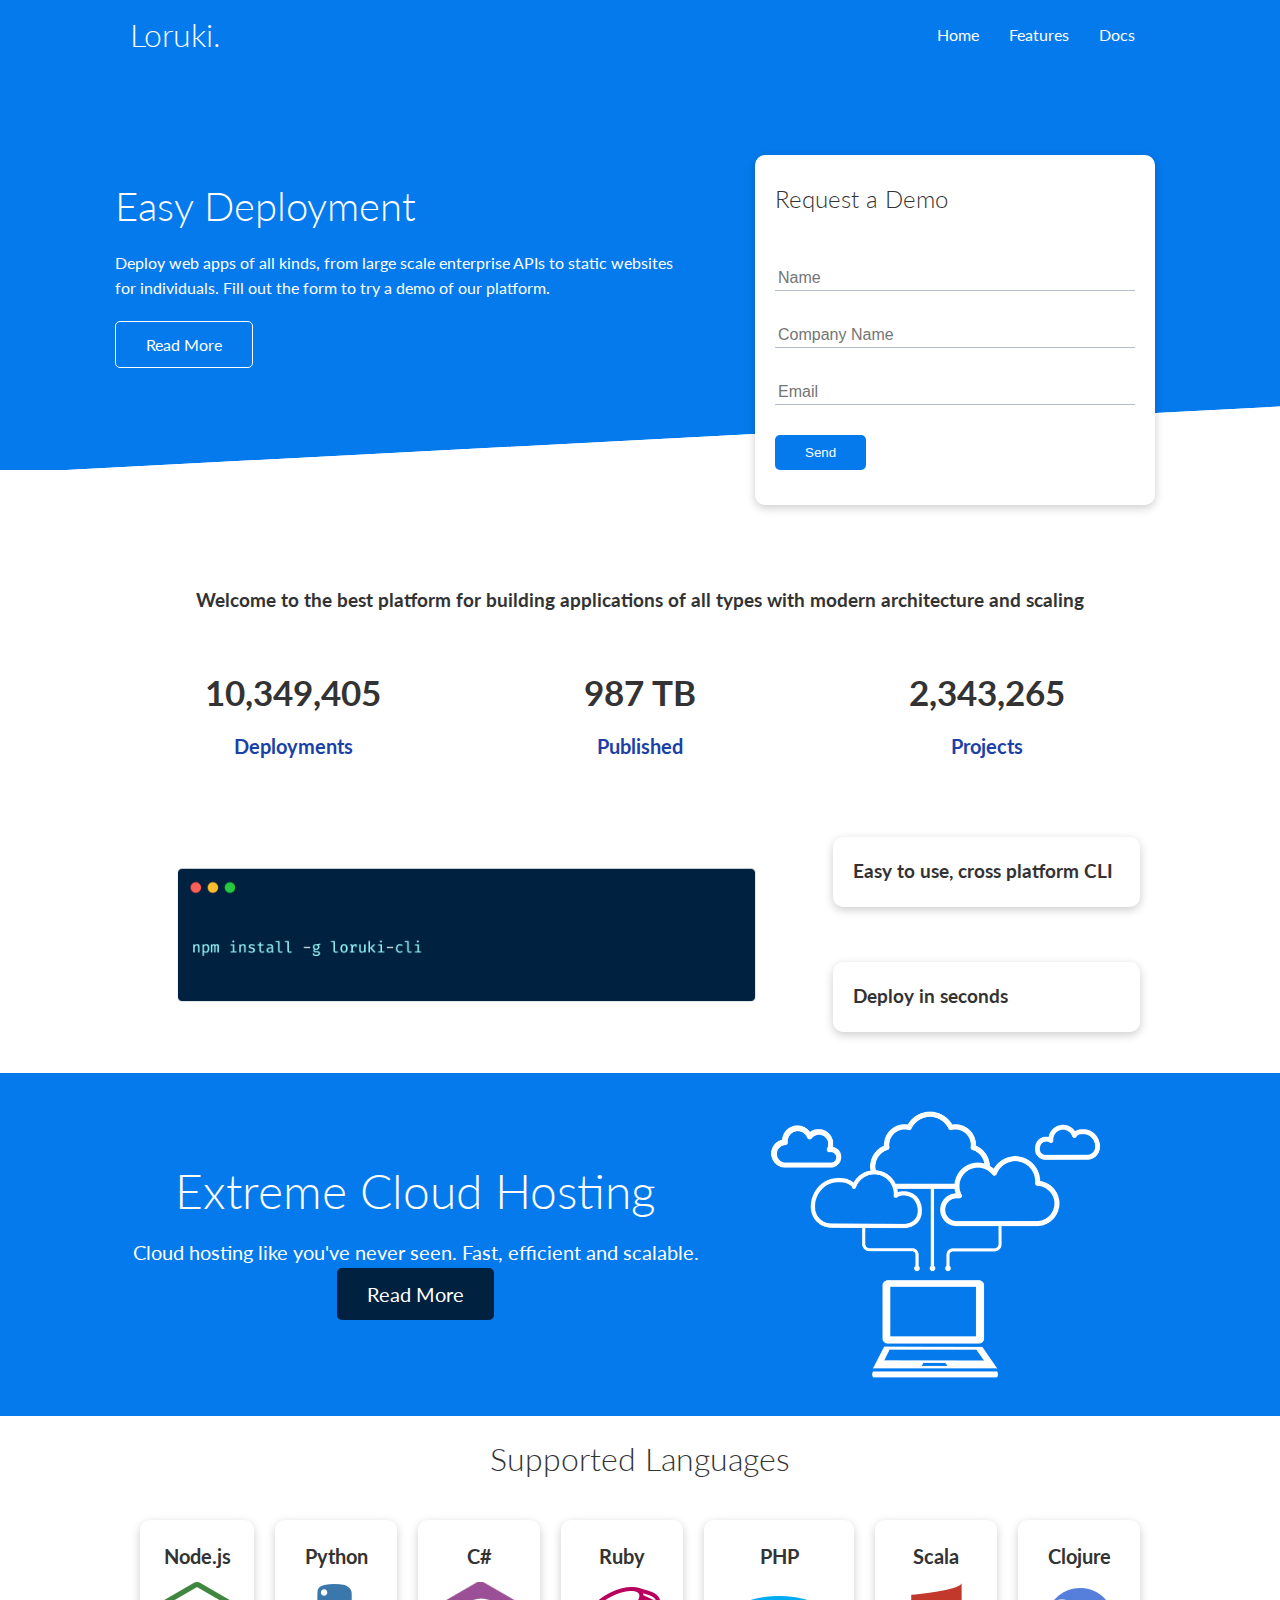
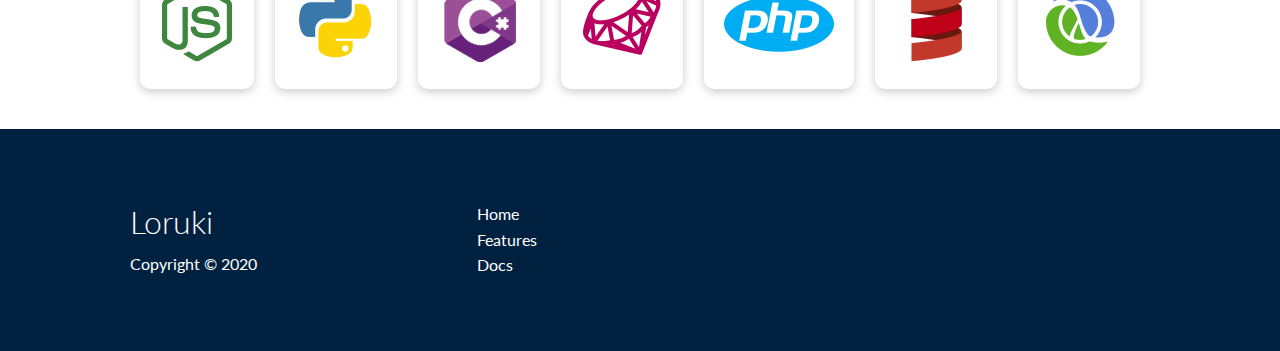
<file: index.html>
<!DOCTYPE html>
<html lang="pt-BR">
<head>
    <meta charset="UTF-8">
    <meta name="viewport" content="width=device-width, initial-scale=1.0">
    <title>Loruki</title>
    <link rel="stylesheet" href="https://cdnjs.cloudflare.com/ajax/libs/font-awesome/5.15.1/css/all.min.css" integrity="sha512-+4zCK9k+qNFUR5X+cKL9EIR+ZOhtIloNl9GIKS57V1MyNsYpYcUrUeQc9vNfzsWfV28IaLL3i96P9sdNyeRssA==" crossorigin="anonymous" />
    <link rel="stylesheet" href="css/style.css">
    <link rel="stylesheet" href="css/utilities.css">
</head>
<body>
    <!-- Navbar-->
    <div class="navbar">
        <div class="container flex">
            <h1 class="logo">Loruki.</h1>
            <nav>
                <ul>
                    <li><a href="index.html">Home</a></li>
                    <li><a href="features.html">Features</a></li>
                    <li><a href="docs.html">Docs</a></li>
                </ul>
            </nav>
        </div>
    </div>

    <!-- Showcase -->
    <section class="showcase">
        <div class="container grid">
            <div class="showcase-text">
                <h1>Easy Deployment</h1>
                <p>Deploy web apps of all kinds, from
                    large scale enterprise APIs to static websites
                    for individuals. Fill out the form to try a demo
                    of our platform.</p>
                    <a href="features.html" class="btn btn-outline">Read More</a>
            </div>

            <div class="showcase-form card">
                <h2>Request a Demo</h2>
                <form name="contact" method="POST" netlify-honeypot="bot-field" data-netlify="true">
                    <input type="hidden" name="form-name" value="contact">
                    <p class="hidden">
                        <label>Don't fill this out if you're human: <input name="bot-field"/></label>
                    </p>
                    <div class="form-control">
                       <input type="text" name="name" placeholder="Name" required>
                    </div>

                    <div class="form-control">
                        <input type="text" name="company" placeholder="Company Name" required>
                     </div>

                     <div class="form-control">
                        <input type="email" name="email" placeholder="Email" required>
                     </div>
                     <input type="submit" value="Send" class="btn btn-primary">
                </form>
            </div>
        </div>
    </section>
        <!-- STATS SECTION -->

        <section class="stats">
            <div class="container">
                <h3 class="stats-heading text-center my-1">
                    Welcome to the best platform for building
                    applications of all types with modern architecture
                    and scaling
                </h3>
                <div class="grid grid-3 text-center my-4">
                    <div>
                        <i class= "fas fa-server fa-3x"></i>
                        <h3>10,349,405</h3>
                        <p class="text-secondary"> Deployments</p>
                    </div>
                    
                    <div>
                        <i class= "fas fa-upload fa-3x"></i>
                        <h3>987 TB</h3>
                        <p class="text-secondary"> Published</p>
                    </div>

                    <div>
                        <i class= "fas fa-project-diagram fa-3x"></i>
                        <h3>2,343,265</h3>
                        <p class="text-secondary"> Projects </p>
                    </div>
                </div>
                
            </div>

        </section>
            <!--CLI-->
        <section class="cli">
                <div class="container grid">
                    <img src="images/cli.png" alt="CLI">
                    <div class="card">
                        <h3>Easy to use, cross platform CLI</h3>
                    </div>    
                    
                <div class="card">
                    <h3>Deploy in seconds</h3>
                </div>
                </div>
        </section>
        <!--Cloud-->
        <section class="cloud bg-primary my-2 py-2">
            <div class="container grid">
                <div class="text-center">
                    <h2 class="lg">Extreme Cloud Hosting</h2>
                    <p class="lead my-1">Cloud hosting like you've never seen.
                        Fast, efficient and scalable.
                        <a href="features.html" class="btn btn-dark">Read More</a>
                    </p>
                </div>
                <img src="images/cloud.png" alt="cloud">
            </div>
        </section>
        <!--Supported Languages-->
        <section class="languages">
            <h2 class="md text-center my-2">
                Supported Languages
            </h2>
            <div class="container flex">
                <div class="card">
                    <h4>Node.js</h4>
                    <img src="images/logos/node.png" alt="Node.js">
                </div>

                <div class="card">
                    <h4>Python</h4>
                    <img src="images/logos/python.png" alt="Python">
                </div>

                <div class="card">
                    <h4>C#</h4>
                    <img src="images/logos/csharp.png" alt="C#">
                </div>

                <div class="card">
                    <h4>Ruby</h4>
                    <img src="images/logos/ruby.png" alt="Ruby">
                </div>

                <div class="card">
                    <h4>PHP</h4>
                    <img src="images/logos/php.png" alt="PHP">
                </div>

                <div class="card">
                    <h4>Scala</h4>
                    <img src="images/logos/scala.png" alt="Scala">
                </div>

                <div class="card">
                    <h4>Clojure</h4>
                    <img src="images/logos/clojure.png" alt="Clojure">
                </div>



            </div>
        </section>
        <!-- footer -->

        <footer class="footer bg-dark py-5">
            <div class="container grid grid-3">
                <div>
                    <h1>Loruki</h1>
                    <p>Copyright &copy; 2020</p>
                </div>
                <nav>
                    <ul>
                        <li><a href="index.html">Home</a></li>
                        <li><a href="features.html">Features</a></li>
                        <li><a href="docs.html">Docs</a></li>
                    </ul>
                </nav>
                <div class="social">
                    <a href="#"><i class="fab fa-github fa-2x"></i></a>
                    <a href="#"><i class="fab fa-facebook fa-2x"></i></a>
                    <a href="#"><i class="fab fa-instagram fa-2x"></i></a>
                    <a href="#"><i class="fab fa-twitter fa-2x"></i></a>
                </div>
            </div>
        </footer>
</body>
</html>
</file>
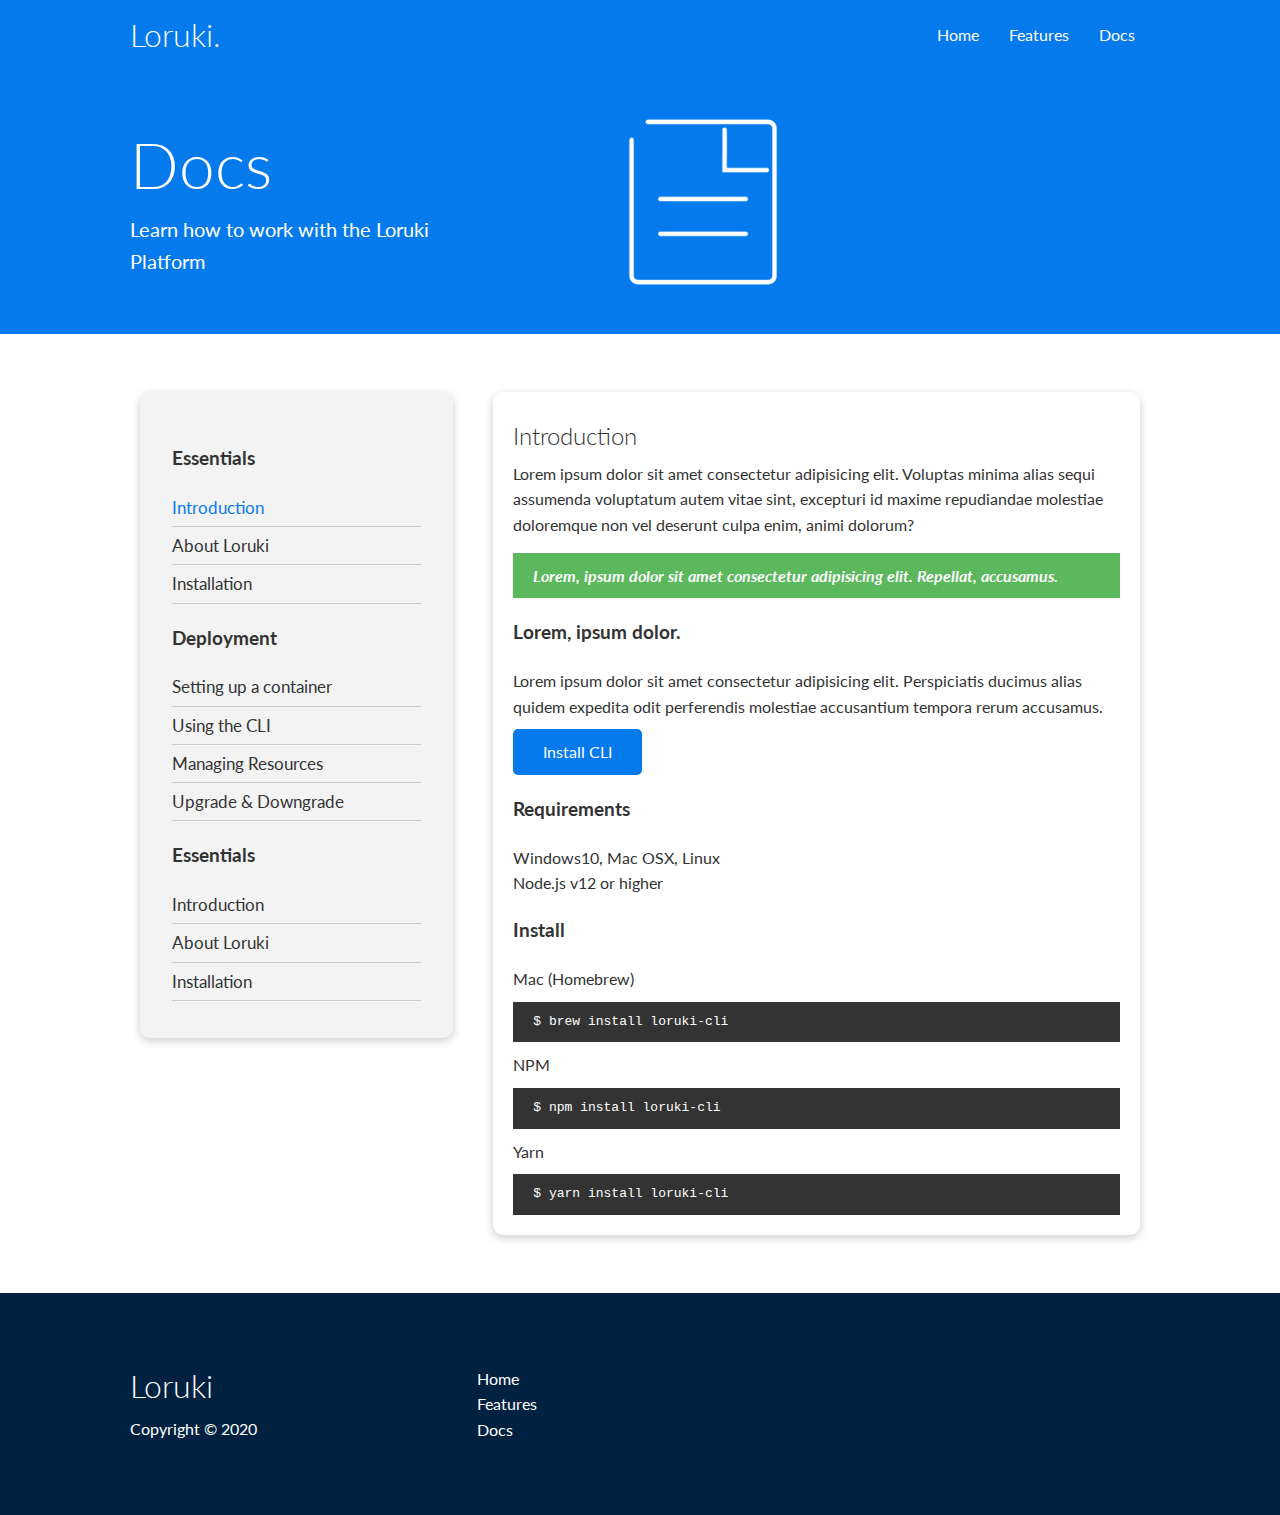
<file: docs.html>
<!DOCTYPE html>
<html lang="pt-BR">
<head>
    <meta charset="UTF-8">
    <meta name="viewport" content="width=device-width, initial-scale=1.0">
    <title>Loruki</title>
    <link rel="stylesheet" href="https://cdnjs.cloudflare.com/ajax/libs/font-awesome/5.15.1/css/all.min.css" integrity="sha512-+4zCK9k+qNFUR5X+cKL9EIR+ZOhtIloNl9GIKS57V1MyNsYpYcUrUeQc9vNfzsWfV28IaLL3i96P9sdNyeRssA==" crossorigin="anonymous" />
    <link rel="stylesheet" href="css/style.css">
    <link rel="stylesheet" href="css/utilities.css">
</head>
<body>
    <!-- Navbar-->
    <div class="navbar">
        <div class="container flex">
            <h1 class="logo">Loruki.</h1>
            <nav>
                <ul>
                    <li><a href="index.html">Home</a></li>
                    <li><a href="features.html">Features</a></li>
                    <li><a href="docs.html">Docs</a></li>
                </ul>
            </nav>
        </div>
    </div>

    <!--Head Area-->

    <section class="docs-head bg-primary py-3">
        <div class="container grid">
            <div>
                <h1 class="xl">Docs</h1>
                <p class="lead">
                    Learn how to work with the Loruki Platform
                </p>
            </div>
            <img src="images/docs.png" alt="docs image">
        </div>
    </section>

    <!--Docs main-->
    <section class="docs-main my-4">
        <div class="container grid">
            <div class="card bg-light p-3" style="background-color: #f3f3f3">
                <h3 class="my-2">Essentials</h3>
                <nav>
                    <ul>
                        <li><a class="text-primary" href="#">Introduction</a></li>
                        <li><a href="#">About Loruki</a></li>
                        <li><a href="#">Installation</a></li>
                    </ul>
                </nav>

                <h3 class="my-2">Deployment</h3>
                <nav>
                    <ul>
                        <li><a href="#">Setting up a container</a></li>
                        <li><a href="#">Using the CLI</a></li>
                        <li><a href="#">Managing Resources</a></li>
                        <li><a href="#">Upgrade & Downgrade</a></li>
                    </ul>
                </nav>

                <h3 class="my-2">Essentials</h3>
                <nav>
                    <ul>
                        <li><a href="#">Introduction</a></li>
                        <li><a href="#">About Loruki</a></li>
                        <li><a href="#">Installation</a></li>
                    </ul>
                </nav>
            </div>

            <div class="card">
                <h2>Introduction</h2>
                <p>Lorem ipsum dolor sit amet consectetur adipisicing elit. Voluptas minima alias sequi assumenda voluptatum autem vitae sint, excepturi id maxime repudiandae molestiae doloremque non vel deserunt culpa enim, animi dolorum?</p>
                <div class="alert alert-success">
                    <i class="fas fa-info">  Lorem, ipsum dolor sit amet consectetur adipisicing elit. Repellat, accusamus.</i>
                </div>
                <h3>Lorem, ipsum dolor.</h3>
                <p>Lorem ipsum dolor sit amet consectetur adipisicing elit. Perspiciatis ducimus alias quidem expedita odit perferendis molestiae accusantium tempora rerum accusamus.</p>
                <a href="#" class="btn btn-primary">Install CLI</a>

                <h3>Requirements</h3>
                <ul>
                    <li>Windows10, Mac OSX, Linux</li>
                    <li>Node.js v12 or higher</li>
                </ul>

                <h3>Install</h3>
                <p>Mac (Homebrew)</p>
                <pre><code>$ brew install loruki-cli</code></pre>
                <p>NPM </p>
                <pre><code>$ npm install loruki-cli</code></pre>
                <p>Yarn</p>
                <pre><code>$ yarn install loruki-cli</code></pre>
            </div>

        </div>
    </section>

  
        <!-- footer -->

        <footer class="footer bg-dark py-5">
            <div class="container grid grid-3">
                <div>
                    <h1>Loruki</h1>
                    <p>Copyright &copy; 2020</p>
                </div>
                <nav>
                    <ul>
                        <li><a href="index.html">Home</a></li>
                        <li><a href="features.html">Features</a></li>
                        <li><a href="docs.html">Docs</a></li>
                    </ul>
                </nav>
                <div class="social">
                    <a href="#"><i class="fab fa-github fa-2x"></i></a>
                    <a href="#"><i class="fab fa-facebook fa-2x"></i></a>
                    <a href="#"><i class="fab fa-instagram fa-2x"></i></a>
                    <a href="#"><i class="fab fa-twitter fa-2x"></i></a>
                </div>
            </div>
        </footer>
</body>
</html>
</file>
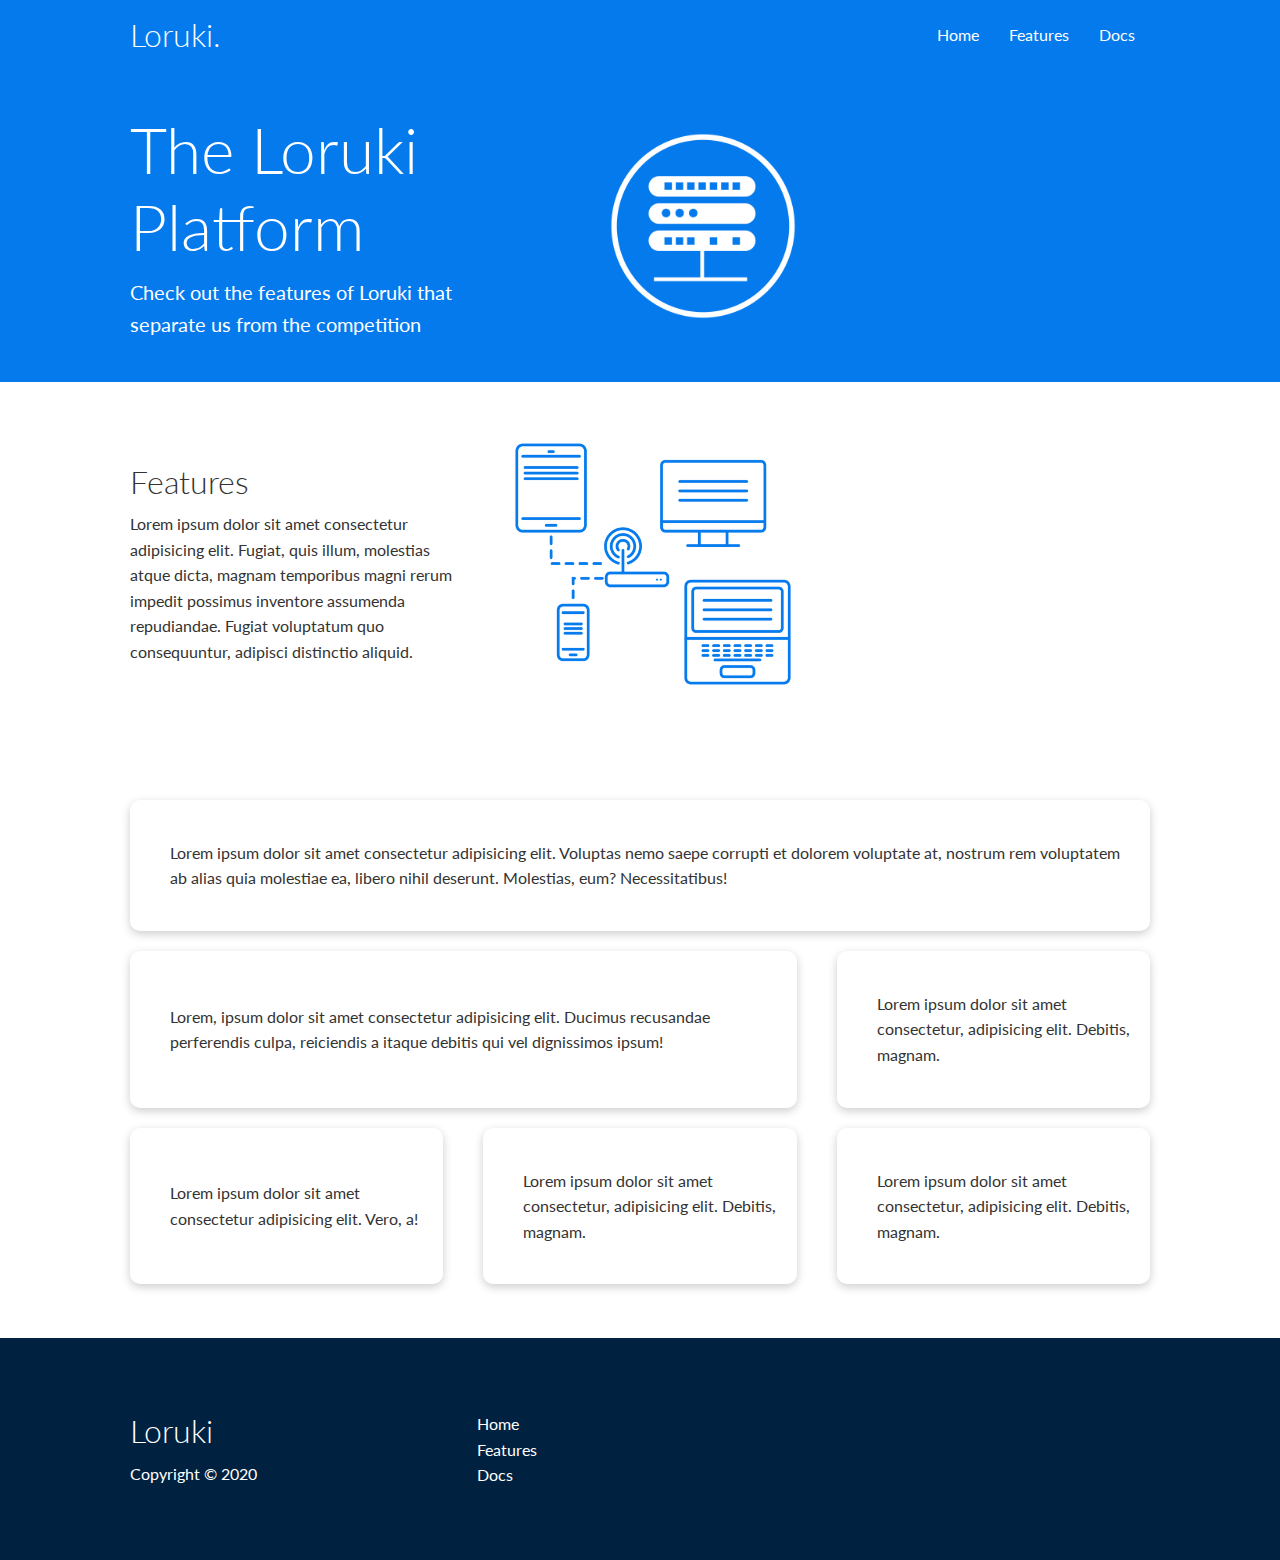
<file: features.html>
<!DOCTYPE html>
<html lang="pt-BR">
<head>
    <meta charset="UTF-8">
    <meta name="viewport" content="width=device-width, initial-scale=1.0">
    <title>Loruki</title>
    <link rel="stylesheet" href="https://cdnjs.cloudflare.com/ajax/libs/font-awesome/5.15.1/css/all.min.css" integrity="sha512-+4zCK9k+qNFUR5X+cKL9EIR+ZOhtIloNl9GIKS57V1MyNsYpYcUrUeQc9vNfzsWfV28IaLL3i96P9sdNyeRssA==" crossorigin="anonymous" />
    <link rel="stylesheet" href="css/style.css">
    <link rel="stylesheet" href="css/utilities.css">
</head>
<body>
    <!-- Navbar-->
    <div class="navbar">
        <div class="container flex">
            <h1 class="logo">Loruki.</h1>
            <nav>
                <ul>
                    <li><a href="index.html">Home</a></li>
                    <li><a href="features.html">Features</a></li>
                    <li><a href="docs.html">Docs</a></li>
                </ul>
            </nav>
        </div>
    </div>

    <!--Head Area-->

    <section class="features-head bg-primary py-3">
        <div class="container grid">
            <div>
                <h1 class="xl">The Loruki Platform</h1>
                <p class="lead">
                    Check out the features of Loruki that
                    separate us from the competition
                </p>
            </div>
            <img src="images/server.png" alt="server image">
        </div>
    </section>

    <!--Sub Head-->
    <section class="features-sub-head bg-light py-3">
        <div class="container grid">
            <div>
                <h1 class="md">Features</h1>
                <p>
                    Lorem ipsum dolor sit amet consectetur adipisicing elit. Fugiat, quis illum, molestias atque dicta, magnam temporibus magni rerum impedit possimus inventore assumenda repudiandae. Fugiat voluptatum quo consequuntur, adipisci distinctio aliquid.
                </p>
            </div>
            <img src="images/server2.png" alt="server image">
        </div>
    </section>

    <section class="features-main my-2">
        <div class="container grid grid-3">
            <div class="card flex">
                <i class="fas fa-server fa-3x"></i>
                <p>Lorem ipsum dolor sit amet consectetur adipisicing elit. Voluptas nemo saepe corrupti et dolorem voluptate at, nostrum rem voluptatem ab alias quia molestiae ea, libero nihil deserunt. Molestias, eum? Necessitatibus!</p>
            </div>

            <div class="card flex">
                <i class="fas fa-network-wired fa-3x"></i>
                <p>
                    Lorem, ipsum dolor sit amet consectetur adipisicing elit. Ducimus
                    recusandae perferendis culpa, reiciendis a itaque debitis qui vel
                    dignissimos ipsum!
                </p>
            </div>
            <div class="card flex">
                <i class="fas fa-laptop-code fa-3x"></i>
                <p>
                    Lorem ipsum dolor sit amet consectetur, adipisicing elit. Debitis,
                    magnam.
                </p>
            </div>
            <div class="card flex">
                <i class="fas fa-database fa-3x"></i>
                <p>
                    Lorem ipsum dolor sit amet consectetur adipisicing elit. Vero, a!
                </p>
            </div>
            <div class="card flex">
                <i class="fas fa-power-off fa-3x"></i>
                <p>
                    Lorem ipsum dolor sit amet consectetur, adipisicing elit. Debitis,
                    magnam.
                </p>
            </div>
            <div class="card flex">
                <i class="fas fa-upload fa-3x"></i>
                <p>
                    Lorem ipsum dolor sit amet consectetur, adipisicing elit. Debitis,
                    magnam.
                </p>
            </div>
        </div>
    </section>

  
        <!-- footer -->

        <footer class="footer bg-dark py-5">
            <div class="container grid grid-3">
                <div>
                    <h1>Loruki</h1>
                    <p>Copyright &copy; 2020</p>
                </div>
                <nav>
                    <ul>
                        <li><a href="index.html">Home</a></li>
                        <li><a href="features.html">Features</a></li>
                        <li><a href="docs.html">Docs</a></li>
                    </ul>
                </nav>
                <div class="social">
                    <a href="#"><i class="fab fa-github fa-2x"></i></a>
                    <a href="#"><i class="fab fa-facebook fa-2x"></i></a>
                    <a href="#"><i class="fab fa-instagram fa-2x"></i></a>
                    <a href="#"><i class="fab fa-twitter fa-2x"></i></a>
                </div>
            </div>
        </footer>
</body>
</html>
</file>
<file: css/style.css>
@import url('https://fonts.googleapis.com/css2?family=Lato:wght@300&display=swap');

:root {
    --primary-color:  #047aed;
    --secondary-color:  #1c3fa8;
    --dark-color: #002240;
    --ligh-color: #f4f4f4;
    --success-color: #5cb85c;
    --error-color: #d9534f;
}

*{
    box-sizing: border-box;
    margin: 0;
    padding: 0;
}

body {
    font-family: 'Lato', sans-serif;
    color: #333333;
    line-height: 1.6;
}
ul{
    list-style-type: none;
}
a{
    text-decoration: none;
    color: #333;
}

h1, h2{
    font-weight: 300;
    line-height: 1.2;
    margin: 10px 0;   
}

p{
    margin: 10px 0;
}

img{
    width: 100%;
}

code, pre{
    background: #333;
    color: #fff;
    padding: 10px;
}

.hidden{
    visibility: hidden;
    height: 0;
}
/* NAVBAR */
.navbar{
    background-color: var(--primary-color);
    color: #ffff;
    height: 70px;
}

.navbar a{
    color: #ffff;
    padding: 10px;
    margin: 0 5px;

}

.navbar a:hover{
    border-bottom: 2px #fff solid;
}

.navbar ul{
    display:flex;
}

.navbar .flex{
    justify-content:space-between;
}



/* Showcase */
.showcase{
    height: 400px;
    background-color: var(--primary-color);
    color: #fff;
    position: relative;
}
/*STATS*/
.stats{
    padding-top:100px;
    animation: slideInFromBottom 1s ease-in;
}

.stats-heading{
    width: 100%;
    margin: auto;
 
}

.stats .grid h3{
    font-size: 35px;

}

.stats .grid p{
    font-size: 20px;
    font-weight: bold;
}

.showcase h1{
    font-size: 40px;
}
.showcase p{
    margin: 20px 0;
}
.showcase .grid{
    overflow: visible;
    grid-template-columns: 55% 45%;
    gap: 30px;
}

.showcase-text{
    animation: slideInFromLeft 1s ease-in;
}

.showcase-form{
    position: relative;
    top: 60px;
    height: 350px;
    width: 400px;
    padding: 40px;
    z-index: 100;
    justify-self: flex-end;
    animation: slideInFromRight 1s ease-in;
}

.showcase-form .form-control{
    margin: 30px 0;

}

.showcase-form input[type='text'],
.showcase-form input[type='email']{
    border: 0;
    border-bottom: 1px solid #b4becb;
    width: 100%;
    padding: 3px;
    font-size: 16px;
}

.showcase-form input:focus{
    outline: none;
}

.showcase::before, 
.showcase::after{
    content: '';
    position: absolute;
    height: 100px;
    bottom: -70px;
    right: 0;
    left: 0;
    background: white;
    transform: skewY(-3deg);
    -webkit-transform: skewY(-3deg);
    -moz-transform: skewY(-3deg);
    -ms-transform: skewY(-3deg);
}

/*CLI*/

.cli .grid{
    grid-template-columns: repeat(3,1fr);
    grid-template-rows: repeat(2,1fr);
}

.cli .grid > *:first-child{
    grid-column: 1 / span 2;
    grid-row: 1 / span 2;
}

/*cloud*/
.cloud .grid{
    grid-template-columns: 4fr 3fr;
}

/*Languages*/

.languages .flex{
    flex-wrap: wrap;
}
.languages .card{
    text-align: center;
    margin: 18px 10px 40px;
    transition: transform 0.2s ease-in;

}

.languages .card h4{
    font-size: 20px;
    margin-bottom: 10px;
}

.languages .card:hover{
    transform: translateY(-15px);
}

/*Features*/

.features-head img,
.docs-head img{
    width: 200px;
    justify-self: flex-end;
}

.features-sub-head img{
    width: 300px;
    justify-self: flex-end;
}


.features-main .card > i {
    margin-right: 20px;
}

.features-main .grid{
    padding: 30px;
}
.features-main .grid > *:first-child{
    grid-column: 1/ span 3;
}

.features-main .grid > *:nth-child(2){
    grid-column: 1/ span 2;
}

/*DOCS*/
.docs-main h3{
    margin: 20px 0;
}

.docs-main .grid {
    grid-template-columns: 1fr 2fr;
    align-items: flex-start;
}

.docs-main nav li{
    font-size: 17px;
    padding-bottom: 5px;
    margin-bottom: 5px;
    border-bottom: 1px #ccc solid;
}

.docs-main a:hover{
    font-weight: bold;
}


/*Footer*/

.footer .social .fa-github:hover,
.fa-facebook:hover,
.fa-instagram:hover,
.fa-twitter:hover{
    transform: translateY(-4px);
    transition: transform 0.2s ease-in;
}

/* Animations */
@keyframes slideInFromLeft{
    0%{
        transform: translateX(-100%);
    }

    100%{
        transform: translateX(0);
    }
}

@keyframes slideInFromRight{
    0%{
        transform: translateX(100%);
    }

    100%{
        transform: translateX(0);
    }
}

@keyframes slideInFromTop{
    0%{
        transform: translateY(-100%);
    }

    100%{
        transform: translateY(0);
    }
}

@keyframes slideInFromBottom{
    0%{
        transform: translateY(100%);
    }

    100%{
        transform: translateY(0);
    }
}

/*Tablets and under*/
@media(max-width:768px){
    .grid,
    .showcase .grid,
    .stats .grid,
    .cli .grid,
    .cloud .grid,
    .features-main .grid,
    .docs-main .grid{
        grid-template-columns:1fr;
        grid-template-rows: 1fr;
    }

    .showcase{
        height: auto;
    }

    .showcase-text {
        text-align: center;
        margin-top: 40px;
        animation: slideInFromTop 1s ease-in;
    }

    .showcase-form {
        justify-self: center;
        margin: auto;
        animation: slideInFromBottom 1s ease-in;
    }

    .cli .grid > *:first-child{
        grid-column: 1;
        grid-row: 1; 
    }

    .features-head,
    .features-sub-head,
    .docs-head{
        text-align: center;  
    }

    .features-head img,
    .features-sub-head img,
    .docs-head img{
        justify-self: center;  
    }

    .features-main .grid >*:first-child,
    .features-main .grid >*:nth-child(2){
        grid-column: 1;
    }

}

/*Mobile*/
@media(max-width: 500px){
    .navbar {
        height: 100px;
    }

    .navbar .flex{
        flex-direction: column;
    }

    .navbar ul{
        padding: 10px;
        background-color: rgba(0,0,0,0.1);
    }
}
</file>
<file: css/utilities.css>
/* UTILITIES*/
.container{
    max-width: 1100px;
    margin: 0 auto;
    overflow: auto;
    padding: 0 40px;
}

.card{
    background-color: white;
    border-radius: 10px;
    color:#333;
    box-shadow: 0 3px 10px rgba(0,0,0,0.2);
    padding: 20px;
    margin: 10px;
}

.btn{
    display: inline-block;
    padding: 10px 30px;
    cursor: pointer;
    background-color: var(--primary-color);
    color: white;
    border: none;
    border-radius: 5px;
}

.btn-outline{
    background-color: transparent;
    border: 1px white solid;
}

.btn:hover{
    transform: scale(.98);
}

/*backgrounds & color buttons*/

.bg-primary, 
.btn-primary{
    background-color: var(--primary-color);
    color: white;
}

.bg-secondary, 
.btn-secondary{
    background-color: var(--secondary-color);
    color: white;
}

.bg-dark, 
.btn-dark{
    background-color: var(--dark-color);
    color: white;
}

.bg-light, 
.btn-light{
    background-color: var(--light-color);
    color: #333333;
}


.bg-primary a, 
.btn-primary a,
.bg-secondary a, 
.btn-secondary a,
.bg-dark a, 
.btn-dark a {
    color: white;
}

/* Text colors */

.text-primary{
    color: var(--primary-color);
    
}

.text-secondary {
    color: var(--secondary-color);
    
}

.text-dark{
    color: var(--dark-color);
   
}

.text-light{
    color: var(--light-color);
    
}

/*footer*/

.footer .social a{
    margin: 0 10px;
}

/*text sizes*/

.lead{
    font-size: 20px;
}

.sm{
    font-size: 1rem;
}

.md{
    font-size: 2rem;
}

.lg{
    font-size: 3rem;
}

.xl{
    font-size: 4rem;
}


.text-center{
    text-align: center;
}

/*Alert*/
.alert{
    background-color: var(--light-color);
    padding: 10px 20px;
    font-weight: bold;
    margin: 15px 0px;
}

.alert i{
    margin-right: 10px;
}

.alert-success{
    background-color: var(--success-color);
    color: #fff;
}

.alert-error{
    background-color: var(--error-color);
    color: #fff;
}

.flex{
    display: flex;
    justify-content: space-between;
    align-items: center;
    height: 100%;
}

.grid{
    display: grid;
    grid-template-columns: repeat(3, 1fr);
    gap: 20px;
    justify-content: center;
    align-items: center;
    height: 100%;
}

.grid-3{
    grid-template-columns: repeat(3, 1fr);
}

/*Margin*/

.my-1{
    margin: 1rem 0;
}
.my-2{
    margin: 1.5rem 0;
}

.my-3{
    margin: 2rem 0;
}

.my-4{
    margin: 3rem 0;
}

.my-5{
    margin: 4rem 0;
}

.m-1{
    margin: 1rem;
}
.m-2{
    margin: 1.5rem;
}

.m-3{
    margin: 2rem;
}

.m-4{
    margin: 3rem;
}

.m-5{
    margin: 4rem;
}

/*Padding*/

.py-1{
    padding: 1rem 0;
}
.py-2{
    padding: 1.5rem 0;
}

.py-3{
    padding: 2rem 0;
}

.py-4{
   padding: 3rem 0;
}

.py-5{
    padding: 4rem 0;
}

.p-1{
    padding: 1rem;
}
.p-2{
    padding: 1.5rem;
}

.p-3{
    padding: 2rem;
}

.p-4{
    padding: 3rem;
}

.p-5{
    padding: 4rem;
}
</file>
